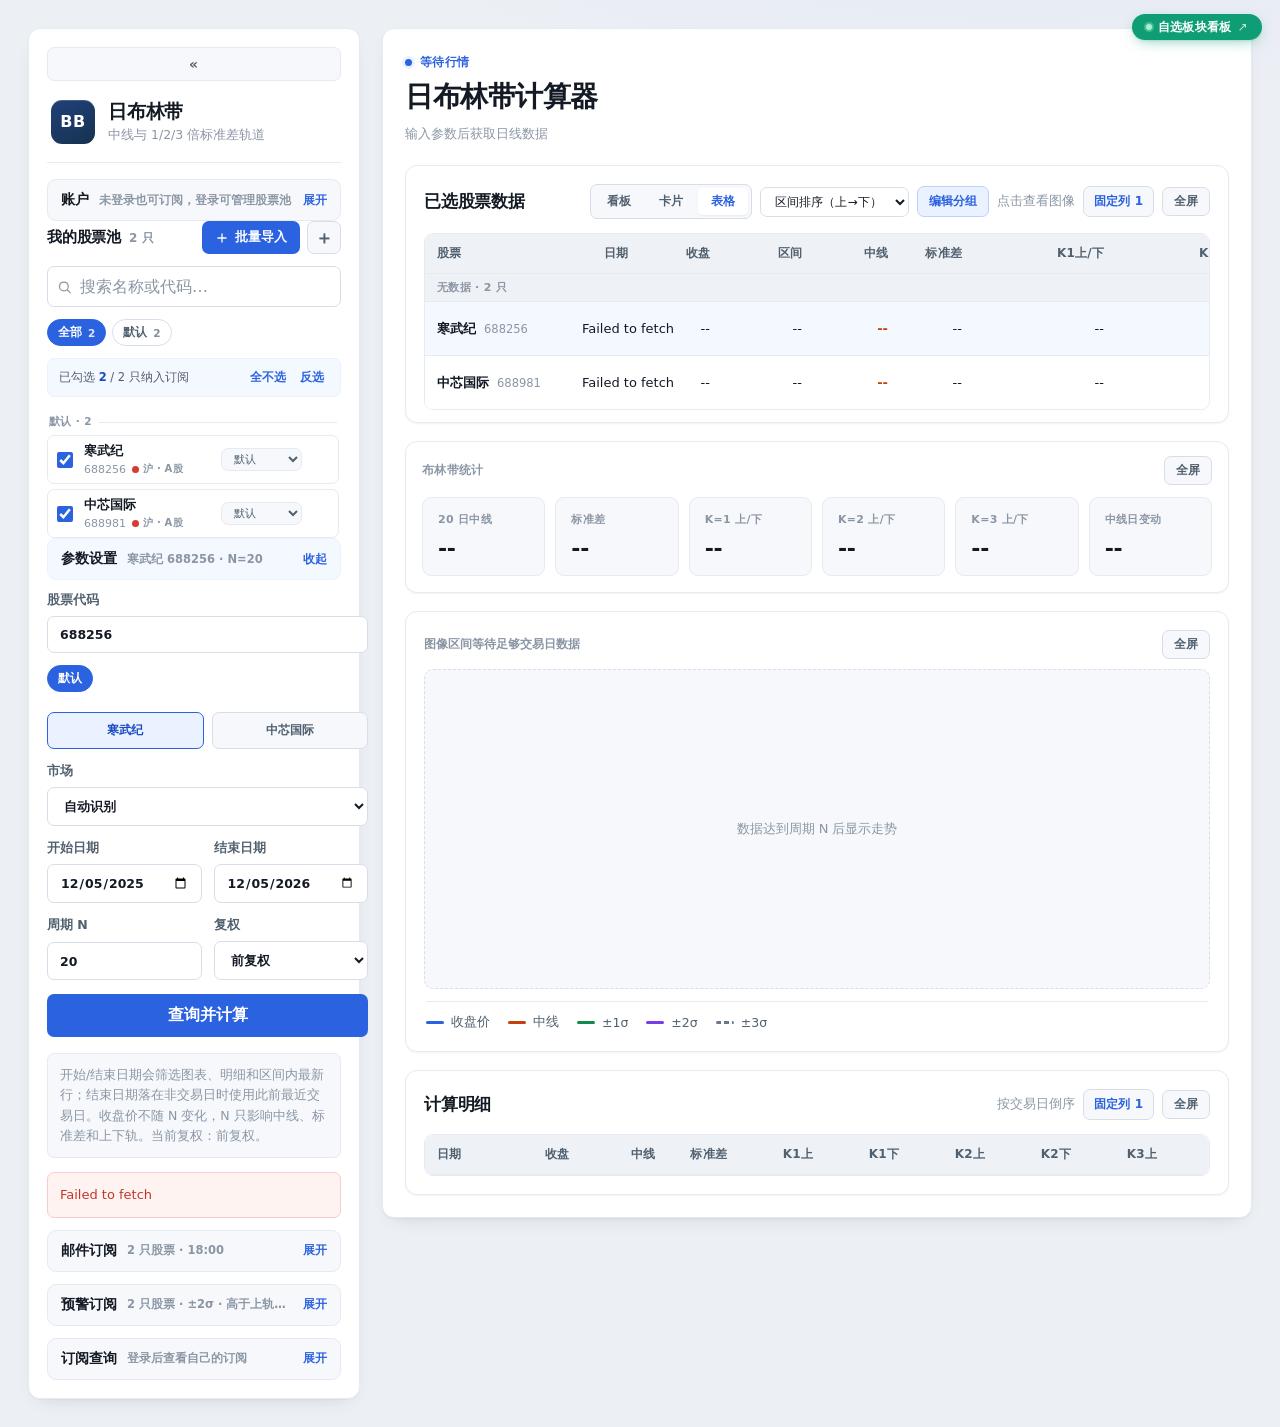
<file: index.html>
<!doctype html>
<html lang="zh-CN">
  <head>
    <meta charset="UTF-8" />
    <meta name="viewport" content="width=device-width, initial-scale=1.0" />
    <title>日布林带中线计算器</title>
    <link rel="icon" href="data:," />
    <link rel="stylesheet" href="./styles.css" />
  </head>
  <body>
    <div id="root"></div>

    <!-- 自选板块看板入口（通用板块布林带，可搜索/自选东财全部热点板块；PCB 为默认自选之一，原 PCB 专版已并入） -->
    <a
      href="./sectors.html"
      id="sectors-entry"
      title="自选板块布林带看板 · 从东财全部热点板块任选（如 PCB / 半导体材料 / CPO / 固态电池）"
      style="
        position: fixed; top: 14px; right: 18px; z-index: 9999;
        display: inline-flex; align-items: center; gap: 6px;
        padding: 7px 14px; border-radius: 999px;
        background: #0f9d76; color: #fff;
        font: 600 12px/1 'PingFang SC','Microsoft YaHei',-apple-system,system-ui,sans-serif;
        text-decoration: none; letter-spacing: .3px;
        box-shadow: 0 4px 14px -4px rgba(15,157,118,.55), 0 1px 2px rgba(20,28,42,.08);
        transition: transform .15s ease, box-shadow .15s ease, background .15s ease;
      "
      onmouseover="this.style.background='#0c7d5e';this.style.transform='translateY(-1px)';this.style.boxShadow='0 6px 18px -4px rgba(15,157,118,.7),0 1px 2px rgba(20,28,42,.1)';"
      onmouseout="this.style.background='#0f9d76';this.style.transform='translateY(0)';this.style.boxShadow='0 4px 14px -4px rgba(15,157,118,.55),0 1px 2px rgba(20,28,42,.08)';"
    >
      <span style="display:inline-block;width:6px;height:6px;border-radius:50%;background:#a7f3d0;box-shadow:0 0 0 2px rgba(167,243,208,.35);"></span>
      自选板块看板
      <span style="opacity:.75;font-weight:400;">↗</span>
    </a>

    <script src="./vendor/react.production.min.js"></script>
    <script src="./vendor/react-dom.production.min.js"></script>
    <script src="./app.js"></script>
  </body>
</html>
</file>
<file: styles.css>
/* ============================================================
   日布林带 · refreshed visual system
   - calmer neutral palette, hairline borders, restrained shadows
   - consistent radius + spacing scale, tabular numerals
   - all original class names preserved
   ============================================================ */

:root {
  color-scheme: light;

  /* type */
  --font: "PingFang SC", "Microsoft YaHei", -apple-system, system-ui, "Segoe UI", Roboto, Helvetica, Arial, sans-serif;

  /* surfaces */
  --bg: #eceff4;
  --surface: #ffffff;
  --surface-2: #f6f8fb;
  --surface-3: #eef2f7;

  /* lines */
  --line: #e6eaf1;
  --line-2: #d7deea;

  /* ink */
  --ink: #141a24;
  --ink-2: #51606f;
  --ink-3: #8b96a5;

  /* brand */
  --brand: #2b62e0;
  --brand-strong: #1c4cc2;
  --brand-tint: #eaf1ff;
  --brand-tint-2: #f4f8ff;

  /* semantics */
  --up: #138a55;
  --down: #d63b34;
  --warn: #9a6a16;
  --warn-bg: #fffaf0;
  --warn-line: #f3e3ba;
  --danger: #c0362c;
  --danger-bg: #fff3f2;
  --danger-line: #f6cdc9;
  --ok: #137a43;
  --ok-bg: #f0fdf4;
  --ok-line: #c2eecf;

  /* band colors (chart legend) */
  --c-price: #2b62e0;
  --c-middle: #c2410c;
  --c-band1: #138a4b;
  --c-band2: #7c3aed;
  --c-band3: #6b7888;

  /* radius */
  --r-pill: 999px;
  --r-sm: 7px;
  --r-md: 9px;
  --r-lg: 12px;

  /* shadow */
  --sh-sm: 0 1px 2px rgba(20, 28, 42, 0.05);
  --sh: 0 1px 2px rgba(20, 28, 42, 0.04), 0 8px 20px -12px rgba(20, 28, 42, 0.18);
  --sh-pop: 0 18px 44px -16px rgba(20, 28, 42, 0.34);

  font-family: var(--font);
  background: var(--bg);
  color: var(--ink);
}

* {
  box-sizing: border-box;
}

body {
  margin: 0;
  min-width: 320px;
  background: var(--bg);
  -webkit-font-smoothing: antialiased;
  text-rendering: optimizeLegibility;
}

button,
input,
select {
  font: inherit;
}

/* numerals everywhere tabular for clean alignment */
.stat strong,
.collapse-toggle strong,
td,
th,
.subscription-meta span {
  font-variant-numeric: tabular-nums;
  font-feature-settings: "tnum" 1;
}

.shell {
  min-height: 100vh;
  padding: 28px;
  background:
    radial-gradient(1200px 420px at 80% -10%, rgba(43, 98, 224, 0.05), transparent 60%),
    var(--bg);
}

.workspace {
  display: grid;
  grid-template-columns: 332px minmax(0, 1fr);
  gap: 22px;
  /* 不设宽度上限，内容区随窗口放大 */
  margin: 0 auto;
  align-items: start;
}

/* shared card surface */
.control-panel,
.content,
.chart-panel,
.table-panel,
.subscription-panel,
.stats-row-wrap {
  background: var(--surface);
  border: 1px solid var(--line);
  box-shadow: var(--sh-sm);
}

/* ── Sidebar ──────────────────────────────────────────────── */

.control-panel {
  border-radius: var(--r-lg);
  padding: 18px;
  align-self: start;
  position: sticky;
  top: 28px;
  box-shadow: var(--sh);
}

.brand {
  display: flex;
  gap: 13px;
  align-items: center;
  padding: 4px 4px 18px;
  margin-bottom: 16px;
  border-bottom: 1px solid var(--line);
}

.brand > span {
  width: 44px;
  height: 44px;
  display: grid;
  place-items: center;
  border-radius: 11px;
  background: linear-gradient(150deg, #21407a, #16324f);
  color: #fff;
  font-weight: 800;
  letter-spacing: 0.5px;
  box-shadow: inset 0 1px 0 rgba(255, 255, 255, 0.18);
}

h1,
h2,
h3,
p {
  margin: 0;
}

h1 {
  font-size: 19px;
  letter-spacing: -0.2px;
}

.brand p,
.summary span,
.hint,
.table-head span {
  color: var(--ink-3);
  font-size: 12.5px;
}

.brand p {
  margin-top: 2px;
}

/* accordion toggle headers */
.collapse-toggle {
  width: 100%;
  display: grid;
  grid-template-columns: auto minmax(0, 1fr) auto;
  align-items: center;
  gap: 10px;
  border: 1px solid var(--line);
  background: var(--surface-2);
  color: var(--ink);
  padding: 11px 13px;
  text-align: left;
  border-radius: var(--r-md);
  font-weight: 700;
  font-size: 13.5px;
  transition: background 0.14s, border-color 0.14s;
}

.collapse-toggle:hover {
  border-color: var(--line-2);
  background: var(--surface-3);
}

.collapse-toggle[aria-expanded="true"] {
  border-color: var(--brand-tint);
  background: var(--brand-tint-2);
}

.collapse-toggle strong {
  overflow: hidden;
  color: var(--ink-3);
  font-size: 11.5px;
  font-weight: 600;
  text-overflow: ellipsis;
  white-space: nowrap;
}

.toggle-state {
  color: var(--brand);
  font-size: 11.5px;
  font-weight: 700;
}

.collapse-toggle + .collapsible-body {
  margin-top: 12px;
}

.collapsible-body + .collapse-toggle {
  margin-top: 12px;
}

.collapsible-body.collapsed {
  display: none;
}

/* ── Forms ────────────────────────────────────────────────── */

form {
  display: grid;
  gap: 14px;
}

label {
  display: grid;
  gap: 7px;
  color: var(--ink-2);
  font-size: 12.5px;
  font-weight: 600;
}

input,
select {
  width: 100%;
  border: 1px solid var(--line-2);
  border-radius: var(--r-sm);
  padding: 10px 12px;
  color: var(--ink);
  background: var(--surface);
  outline: none;
  transition: border-color 0.14s, box-shadow 0.14s;
}

input::placeholder {
  color: var(--ink-3);
}

input:focus,
select:focus {
  border-color: var(--brand);
  box-shadow: 0 0 0 3px rgba(43, 98, 224, 0.13);
}

.date-grid {
  display: grid;
  grid-template-columns: 1fr 1fr;
  gap: 12px;
}

button {
  border: 0;
  border-radius: var(--r-sm);
  background: var(--brand);
  color: #fff;
  padding: 11px 14px;
  font-weight: 700;
  cursor: pointer;
  transition: background 0.14s, box-shadow 0.14s, transform 0.06s;
}

button:hover {
  background: var(--brand-strong);
}

button:active {
  transform: translateY(0.5px);
}

button:disabled {
  cursor: wait;
  background: #9fb6e8;
}

.preset-tabs {
  display: flex;
  flex-wrap: wrap;
  gap: 6px;
  margin-top: -2px;
  margin-bottom: 10px;
}

.preset-tab {
  border: 1px solid var(--line);
  background: transparent;
  color: var(--ink-3);
  padding: 5px 10px;
  font-size: 11.5px;
  font-weight: 600;
  border-radius: 999px;
  transition: background 0.14s, border-color 0.14s, color 0.14s;
}

.preset-tab:hover {
  border-color: #b9c6da;
  color: var(--ink);
}

.preset-tab.active {
  border-color: var(--brand);
  background: var(--brand);
  color: #fff;
}

.preset-row {
  display: grid;
  grid-template-columns: repeat(2, minmax(0, 1fr));
  gap: 8px;
  margin-top: -4px;
}

.preset {
  border: 1px solid var(--line-2);
  background: var(--surface-2);
  color: var(--ink-2);
  padding: 9px 8px;
  font-size: 12px;
  font-weight: 600;
  border-radius: var(--r-sm);
}

.preset:hover {
  border-color: #b9c6da;
  background: var(--surface-3);
  color: var(--ink);
}

.preset.active {
  border-color: var(--brand);
  background: var(--brand-tint);
  color: var(--brand-strong);
}

.hint {
  margin-top: 16px;
  line-height: 1.62;
  padding: 11px 12px;
  border-radius: var(--r-sm);
  background: var(--surface-2);
  border: 1px solid var(--line);
  color: var(--ink-3);
}

/* ── Subscription / auth panels (inside sidebar) ──────────── */

.subscription-panel {
  margin-top: 0;
  border-radius: var(--r-md);
  padding: 15px;
  box-shadow: none;
  background: var(--surface-2);
  border-color: var(--line);
}

.auth-panel {
  display: grid;
  gap: 12px;
}

.auth-user-line {
  display: flex;
  align-items: center;
  justify-content: space-between;
  gap: 10px;
  border: 1px solid var(--line);
  border-radius: var(--r-sm);
  background: var(--surface);
  padding: 10px 12px;
}

.auth-user-line span {
  display: block;
  color: var(--ink-3);
  font-size: 11.5px;
  font-weight: 600;
}

.auth-user-line strong {
  display: block;
  margin-top: 3px;
  color: var(--ink);
  font-size: 13px;
  overflow-wrap: anywhere;
}

.action-grid {
  display: grid;
  grid-template-columns: minmax(0, 1fr) minmax(0, 1fr);
  gap: 8px;
}

.secondary-action {
  border: 1px solid var(--line-2);
  background: var(--surface);
  color: var(--ink-2);
}

.secondary-action:hover {
  border-color: #b9c6da;
  background: var(--surface-3);
}

.secondary-action:disabled {
  border-color: var(--line);
  background: var(--surface-2);
  color: var(--ink-3);
}

.private-stock-list {
  max-height: 230px;
  overflow: auto;
  padding-right: 2px;
}

input[readonly] {
  color: var(--ink-3);
  background: var(--surface-2);
}

.subscription-panel h3 {
  margin-bottom: 2px;
}

.alert-hint {
  margin-top: 0;
}

.subscription-result {
  display: grid;
  gap: 10px;
}

.subscription-card {
  border: 1px solid var(--line);
  border-radius: var(--r-md);
  background: var(--surface);
  padding: 13px;
}

.subscription-card.empty {
  color: var(--ink-3);
  font-size: 13px;
}

.subscription-card h4 {
  margin: 0;
  color: var(--ink);
  font-size: 14.5px;
}

.subscription-card-head {
  display: flex;
  align-items: center;
  justify-content: space-between;
  gap: 10px;
  margin-bottom: 9px;
}

.danger-action {
  border: 1px solid var(--danger-line);
  background: var(--danger-bg);
  color: var(--danger);
  padding: 7px 10px;
  font-size: 12px;
}

.danger-action:hover {
  background: #ffe7e4;
}

.danger-action:disabled {
  background: var(--surface-2);
  color: var(--ink-3);
  cursor: wait;
}

.subscription-meta {
  display: grid;
  gap: 5px;
  margin-bottom: 10px;
}

.subscription-meta span,
.muted {
  color: var(--ink-3);
  font-size: 12px;
  line-height: 1.45;
}

.stock-tags {
  display: flex;
  flex-wrap: wrap;
  gap: 6px;
}

.stock-tags span {
  border: 1px solid var(--line);
  border-radius: var(--r-sm);
  background: var(--surface);
  color: var(--ink-2);
  font-size: 12px;
  font-weight: 600;
  padding: 5px 8px;
}

.stock-checks {
  display: grid;
  gap: 7px;
}

.custom-stock-row {
  display: grid;
  grid-template-columns: minmax(0, 1fr) 72px;
  gap: 8px;
}

.custom-stock-row button {
  padding-left: 10px;
  padding-right: 10px;
}

.check-row {
  display: grid;
  grid-template-columns: 18px minmax(0, 1fr) 28px;
  align-items: center;
  gap: 9px;
  border: 1px solid var(--line);
  border-radius: var(--r-sm);
  padding: 8px 10px;
  background: var(--surface);
}

.check-row input {
  width: 16px;
  height: 16px;
  padding: 0;
  accent-color: var(--brand);
}

.check-row span {
  overflow: hidden;
  text-overflow: ellipsis;
  white-space: nowrap;
  font-size: 12.5px;
}

.remove-stock {
  width: 26px;
  height: 26px;
  padding: 0;
  border-radius: 50%;
  background: var(--surface-3);
  color: var(--ink-3);
  font-size: 17px;
  line-height: 1;
}

.remove-stock:hover {
  background: var(--danger-bg);
  color: var(--danger);
}

/* feedback blocks */
.error {
  margin-top: 14px;
  padding: 12px;
  border: 1px solid var(--danger-line);
  background: var(--danger-bg);
  color: var(--danger);
  border-radius: var(--r-sm);
  font-size: 13px;
  line-height: 1.5;
}

.error.compact,
.success {
  margin-top: 0;
}

.success {
  padding: 12px;
  border: 1px solid var(--ok-line);
  background: var(--ok-bg);
  color: var(--ok);
  border-radius: var(--r-sm);
  font-size: 13px;
  line-height: 1.5;
}

.warning {
  margin-top: 12px;
  padding: 12px;
  border: 1px solid var(--warn-line);
  background: var(--warn-bg);
  color: var(--warn);
  border-radius: var(--r-sm);
  font-size: 13px;
  line-height: 1.5;
}

.warning.compact {
  margin-top: 0;
}

/* ── Main content column ──────────────────────────────────── */

.content {
  border-radius: var(--r-lg);
  padding: 22px;
  display: grid;
  gap: 18px;
  min-width: 0;
  overflow: hidden;
  box-shadow: var(--sh);
}

.summary {
  display: flex;
  align-items: flex-end;
  justify-content: space-between;
  gap: 16px;
  padding-bottom: 4px;
}

.eyebrow {
  display: inline-flex;
  align-items: center;
  gap: 8px;
  color: var(--brand);
  font-size: 11.5px;
  font-weight: 700;
  letter-spacing: 0.3px;
  margin-bottom: 8px;
}

.eyebrow::before {
  content: "";
  width: 7px;
  height: 7px;
  border-radius: 50%;
  background: var(--brand);
  box-shadow: 0 0 0 3px var(--brand-tint);
}

h2 {
  font-size: 28px;
  letter-spacing: -0.5px;
  margin-bottom: 7px;
}

.summary span {
  font-size: 13px;
  color: var(--ink-3);
}

/* loading status / toast */
.loading-status {
  display: grid;
  grid-template-columns: 22px minmax(0, 1fr);
  align-items: center;
  gap: 11px;
  border: 1px solid #c6dbff;
  border-radius: var(--r-md);
  background: #eef4ff;
  color: #1c3f86;
  padding: 12px 14px;
}

.loading-status strong,
.loading-status span {
  display: block;
}

.loading-status strong {
  margin-bottom: 3px;
  font-size: 13.5px;
}

.loading-status span {
  color: #4a6092;
  font-size: 12.5px;
  line-height: 1.45;
}

.loading-spinner {
  width: 18px;
  height: 18px;
  border: 3px solid #cfe0ff;
  border-top-color: var(--brand);
  border-radius: 50%;
  animation: spin 0.8s linear infinite;
}

.loading-toast {
  position: fixed;
  right: 24px;
  bottom: 24px;
  z-index: 30;
  width: min(420px, calc(100vw - 32px));
  box-shadow: var(--sh-pop);
}

@keyframes spin {
  to {
    transform: rotate(360deg);
  }
}

/* legend (now lives under the chart) */
.legend {
  display: flex;
  flex-wrap: wrap;
  gap: 8px 18px;
  font-size: 12.5px;
  color: var(--ink-2);
}

.legend span {
  display: inline-flex;
  align-items: center;
}

.legend span::before {
  content: "";
  display: inline-block;
  width: 18px;
  height: 3px;
  border-radius: 10px;
  margin-right: 7px;
  vertical-align: middle;
}

.legend-price::before { background: var(--c-price); }
.legend-band1::before { background: var(--c-band1); }
.legend-middle::before { background: var(--c-middle); }
.legend-band2::before { background: var(--c-band2); }
.legend-band3::before {
  background: repeating-linear-gradient(90deg, var(--c-band3) 0 5px, transparent 5px 8px);
  height: 3px;
}

/* ── Stats row ────────────────────────────────────────────── */

.stats-row {
  display: grid;
  grid-template-columns: repeat(6, minmax(0, 1fr));
  gap: 10px;
}

.stat {
  border: 1px solid var(--line);
  border-radius: var(--r-md);
  padding: 14px 15px;
  background: var(--surface-2);
}

.stat span {
  display: block;
  color: var(--ink-3);
  font-size: 11px;
  font-weight: 600;
  letter-spacing: 0.3px;
  text-transform: uppercase;
  margin-bottom: 9px;
}

.stat strong {
  font-size: 22px;
  letter-spacing: -0.3px;
  line-height: 1.15;
}

.up { color: var(--up); }
.down { color: var(--down); }

/* ── Chart + table panels ─────────────────────────────────── */

.chart-panel,
.table-panel {
  border-radius: var(--r-lg);
  padding: 18px;
  min-width: 0;
}

.is-loading {
  border-color: #abc7fb;
  box-shadow: 0 0 0 3px rgba(43, 98, 224, 0.1), var(--sh-sm);
}

.portfolio-panel {
  padding-bottom: 12px;
}

.chart {
  display: block;
  width: 100%;
  height: 320px;
}

.chart-caption {
  display: flex;
  align-items: center;
  justify-content: space-between;
  color: var(--ink-3);
  font-size: 12px;
  font-weight: 600;
  margin-bottom: 10px;
}

.chart-legend {
  margin: 12px 2px 2px;
  padding-top: 12px;
  border-top: 1px solid var(--line);
}

.grid-line {
  stroke: var(--line);
  stroke-width: 1.5;
}

.price-line,
.middle-line,
.band-line {
  fill: none;
  stroke-linejoin: round;
  stroke-linecap: round;
}

.price-line {
  stroke: var(--c-price);
  stroke-width: 3.5;
}

.middle-line {
  stroke: var(--c-middle);
  stroke-width: 3.5;
}

.band-1 {
  stroke: var(--c-band1);
  stroke-width: 2.5;
}

.band-2 {
  stroke: var(--c-band2);
  stroke-width: 2.5;
}

.band-3 {
  stroke: var(--c-band3);
  stroke-width: 2.5;
  stroke-dasharray: 7 8;
}

.band-line {
  opacity: 0.78;
}

.empty-chart {
  height: 320px;
  display: grid;
  place-items: center;
  color: var(--ink-3);
  background: var(--surface-2);
  border: 1px dashed var(--line-2);
  border-radius: var(--r-md);
  font-size: 13px;
}

/* table header / meta */
.table-head {
  display: flex;
  justify-content: space-between;
  align-items: center;
  gap: 12px;
  margin-bottom: 14px;
}

.table-meta {
  display: flex;
  flex-wrap: wrap;
  align-items: center;
  justify-content: flex-end;
  gap: 8px;
  min-width: 0;
}

.pin-menu {
  color: var(--ink-2);
  font-size: 12px;
}

.pin-menu summary {
  display: inline-flex;
  align-items: center;
  min-height: 30px;
  border: 1px solid var(--line-2);
  border-radius: var(--r-sm);
  background: var(--surface-2);
  color: var(--brand);
  cursor: pointer;
  font-weight: 700;
  list-style: none;
  padding: 6px 10px;
}

.pin-menu summary::-webkit-details-marker {
  display: none;
}

.pin-menu[open] summary {
  border-color: var(--brand);
  background: var(--brand-tint);
}

.pin-options {
  display: flex;
  flex-wrap: wrap;
  justify-content: flex-end;
  gap: 6px;
  max-width: 680px;
  margin-top: 8px;
}

.pin-option {
  display: inline-flex;
  align-items: center;
  gap: 5px;
  border: 1px solid var(--line-2);
  border-radius: var(--r-sm);
  background: var(--surface);
  color: var(--ink-2);
  cursor: pointer;
  font-size: 12px;
  font-weight: 600;
  line-height: 1;
  padding: 6px 8px;
}

.pin-option input {
  width: 14px;
  height: 14px;
  margin: 0;
  padding: 0;
  accent-color: var(--brand);
}

.pin-option span {
  color: var(--ink-2);
  font-size: 12px;
}

h3 {
  font-size: 17px;
  letter-spacing: -0.2px;
}

.table-wrap {
  overflow: auto;
  max-height: 440px;
  background: var(--surface);
  border: 1px solid var(--line);
  border-radius: var(--r-md);
  overscroll-behavior-x: contain;
}

table {
  width: 100%;
  min-width: 1080px;
  border-collapse: collapse;
  font-size: 13px;
  background: var(--surface);
}

.portfolio-table {
  min-width: 1180px;
}

.pin-table {
  table-layout: fixed;
}

th,
td {
  padding: 11px 12px;
  border-bottom: 1px solid var(--line);
  text-align: right;
  white-space: nowrap;
}

th:first-child,
td:first-child {
  text-align: left;
}

tbody tr:last-child td {
  border-bottom: 0;
}

th {
  position: sticky;
  top: 0;
  background: var(--surface-3);
  color: var(--ink-2);
  font-weight: 700;
  font-size: 12px;
  letter-spacing: 0.2px;
  z-index: 4;
}

tbody tr {
  transition: background 0.1s;
}

tbody tr:hover td {
  background: var(--surface-2);
}

.active-row td {
  background: var(--brand-tint-2);
}

.pinned-cell {
  position: sticky;
  background: var(--surface);
  z-index: 2;
}

td.pinned-cell {
  z-index: 3;
}

th.pinned-cell {
  background: var(--surface-3);
  z-index: 6;
}

.active-row .pinned-cell {
  background: var(--brand-tint-2);
}

tbody tr:hover .pinned-cell {
  background: var(--surface-2);
}

.pinned-edge {
  box-shadow: 10px 0 14px -13px rgba(15, 23, 42, 0.5);
}

/* stock name cell */
.stock-cell {
  display: flex;
  align-items: baseline;
  gap: 8px;
  min-width: 0;
}

.stock-cell .stock-name {
  font-weight: 600;
  color: var(--ink);
  overflow: hidden;
  text-overflow: ellipsis;
}

.stock-cell .stock-code {
  font-size: 11.5px;
  color: var(--ink-3);
  font-variant-numeric: tabular-nums;
}

.table-action {
  padding: 6px 12px;
  border-radius: var(--r-sm);
  font-size: 12px;
  background: var(--surface);
  border: 1px solid var(--line-2);
  color: var(--brand);
  font-weight: 600;
}

.table-action:hover {
  border-color: var(--brand);
  background: var(--brand-tint);
}

.table-action:disabled {
  background: var(--surface-2);
  color: var(--ink-3);
  border-color: var(--line);
  cursor: not-allowed;
}

.middle-cell {
  color: var(--c-middle);
  font-weight: 700;
}

.upper-cell {
  color: var(--c-band1);
  font-weight: 700;
}

.lower-cell {
  color: #6d28d9;
  font-weight: 700;
}

/* zone chips */
.zone-chip {
  display: inline-block;
  padding: 3px 8px;
  border-radius: var(--r-pill);
  font-size: 11px;
  font-weight: 700;
  white-space: nowrap;
}

.zone-group-cell {
  font-size: 11px;
  font-weight: 800;
  letter-spacing: 0.3px;
  text-align: left !important;
  padding: 6px 12px !important;
  border-top: 1px solid var(--line) !important;
}

.zone-extreme-up { background: #fde7e7; color: #9f1b1b; }
.zone-high-up    { background: #ffeede; color: #9a3412; }
.zone-mid-up     { background: #fdf6dc; color: #7c5310; }
.zone-low-up     { background: #ddf6e6; color: #166534; }
.zone-low-dn     { background: #dfeafe; color: #1e40af; }
.zone-mid-dn     { background: #ece8fe; color: #5b21b6; }
.zone-high-dn    { background: #def0fd; color: #0369a1; }
.zone-extreme-dn { background: #d3f5e3; color: #065f46; }
.zone-none       { background: var(--surface-3); color: var(--ink-3); }

.sort-select {
  width: auto;
  padding: 6px 10px;
  font-size: 12px;
  border-radius: var(--r-sm);
  cursor: pointer;
}

/* ── Responsive ───────────────────────────────────────────── */

@media (max-width: 980px) {
  .shell {
    padding: 14px;
  }

  .workspace {
    grid-template-columns: 1fr;
    gap: 14px;
  }

  .control-panel {
    position: static;
    padding: 16px;
  }

  .brand {
    margin-bottom: 14px;
  }

  .brand > span {
    width: 42px;
    height: 42px;
  }

  .content {
    gap: 14px;
    padding: 16px;
  }

  .summary {
    gap: 12px;
  }

  .stats-row {
    grid-template-columns: repeat(3, minmax(0, 1fr));
    gap: 9px;
  }

  .stat {
    padding: 12px;
  }

  .stat strong {
    font-size: 19px;
    line-height: 1.25;
    overflow-wrap: anywhere;
  }

  .chart-panel,
  .table-panel {
    padding: 14px;
  }

  .chart,
  .empty-chart {
    height: 260px;
  }

  .table-wrap {
    max-height: 360px;
  }

  table {
    min-width: 940px;
    font-size: 12px;
  }

  .portfolio-table {
    min-width: 1130px;
  }

  th,
  td {
    padding: 9px 10px;
  }
}

@media (max-width: 560px) {
  .stats-row {
    grid-template-columns: repeat(2, minmax(0, 1fr));
  }

  .shell {
    padding: 10px;
  }

  .workspace {
    gap: 12px;
  }

  .brand {
    gap: 10px;
    margin-bottom: 12px;
  }

  .brand p {
    font-size: 12px;
  }

  h1 {
    font-size: 18px;
  }

  .collapse-toggle {
    grid-template-columns: minmax(0, 1fr) auto;
    gap: 6px 8px;
    padding: 10px 11px;
  }

  .collapse-toggle strong {
    grid-column: 1 / -1;
    grid-row: 2;
  }

  .toggle-state {
    justify-self: end;
  }

  form {
    gap: 12px;
  }

  label {
    gap: 6px;
    font-size: 12px;
  }

  input,
  select {
    padding: 10px;
  }

  .date-grid {
    gap: 8px;
  }

  .preset-row {
    gap: 7px;
  }

  .custom-stock-row {
    grid-template-columns: minmax(0, 1fr) 64px;
  }

  .action-grid {
    grid-template-columns: 1fr;
  }

  .subscription-panel {
    padding: 12px;
  }

  .summary {
    display: grid;
    align-items: start;
  }

  h2 {
    font-size: 22px;
  }

  .chart,
  .empty-chart {
    height: 230px;
  }

  .loading-toast {
    right: 8px;
    bottom: 8px;
    width: calc(100vw - 16px);
    padding: 10px 12px;
  }

  .table-head {
    align-items: flex-start;
    display: grid;
    gap: 8px;
  }

  .table-meta {
    justify-content: flex-start;
    justify-self: stretch;
  }

  .pin-options {
    justify-content: flex-start;
    max-width: 100%;
  }

  h3 {
    font-size: 16px;
  }

  .table-wrap {
    max-height: 320px;
  }

  .table-action {
    padding: 7px 10px;
  }
}

/* ── Sidebar collapse ─────────────────────────────────────── */

.sidebar-toggle-btn {
  display: flex;
  align-items: center;
  justify-content: center;
  width: 100%;
  padding: 8px 6px;
  margin-bottom: 14px;
  background: var(--surface-2);
  border: 1px solid var(--line);
  border-radius: var(--r-sm);
  color: var(--ink-2);
  font-size: 14px;
  font-weight: 700;
  cursor: pointer;
  letter-spacing: 1px;
}

.sidebar-toggle-btn:hover {
  background: var(--surface-3);
  color: var(--ink);
}

.workspace--sidebar-collapsed {
  grid-template-columns: 52px minmax(0, 1fr);
}

.control-panel--collapsed {
  padding: 14px 6px;
}

.control-panel--collapsed .sidebar-toggle-btn {
  margin-bottom: 0;
  padding: 14px 6px;
  font-size: 18px;
}

.control-panel--collapsed .sidebar-body {
  display: none;
}

/* ── Fullscreen panels ────────────────────────────────────── */

.panel-fullscreen {
  position: fixed !important;
  inset: 0 !important;
  z-index: 999 !important;
  border-radius: 0 !important;
  overflow: auto !important;
  padding: 22px 26px !important;
  margin: 0 !important;
  max-height: 100vh !important;
  background: var(--surface);
  box-shadow: none !important;
}

.panel-fullscreen .table-wrap {
  max-height: calc(100vh - 110px);
}

.panel-fullscreen .chart,
.panel-fullscreen .empty-chart {
  height: calc(100vh - 100px);
}

.fullscreen-btn {
  padding: 5px 11px;
  background: var(--surface-2);
  border: 1px solid var(--line-2);
  border-radius: var(--r-sm);
  color: var(--ink-2);
  font-size: 12px;
  font-weight: 600;
  cursor: pointer;
  white-space: nowrap;
  flex-shrink: 0;
}

.fullscreen-btn:hover {
  background: var(--surface-3);
  color: var(--ink);
}

.chart-fullscreen-btn {
  margin-left: 10px;
}

/* ── Stats row wrap ───────────────────────────────────────── */

.stats-row-wrap {
  border-radius: var(--r-lg);
  padding: 14px 16px 16px;
}

.stats-row-head {
  display: flex;
  align-items: center;
  justify-content: space-between;
  margin-bottom: 12px;
}

.stats-row-title {
  font-size: 11.5px;
  font-weight: 700;
  letter-spacing: 0.3px;
  text-transform: uppercase;
  color: var(--ink-3);
}

.stats-row-wrap .stats-row {
  border: none !important;
  box-shadow: none !important;
  background: transparent !important;
  padding: 0 !important;
}

.panel-fullscreen.stats-row-wrap {
  display: flex;
  flex-direction: column;
  justify-content: center;
}

.panel-fullscreen .stats-row {
  grid-template-columns: repeat(3, minmax(0, 1fr));
}

.panel-fullscreen .stat {
  padding: 28px;
}

.panel-fullscreen .stat strong {
  font-size: 34px;
}

/* ── Custom group: edit button + group header ─────────────── */

.group-edit-btn {
  padding: 6px 11px;
  background: var(--brand-tint);
  border: 1px solid #bcd2fb;
  border-radius: var(--r-sm);
  color: var(--brand);
  font-size: 12px;
  font-weight: 600;
  cursor: pointer;
  white-space: nowrap;
  flex-shrink: 0;
}

.group-edit-btn:hover {
  background: #dbe8ff;
}

.zone-group-cell.custom-group-head {
  background: #eef1ff;
  color: #3730a3;
}

.zone-group-cell.price-band-head {
  background: #ecfdff;
  color: #155e75;
}

.group-filter-bar {
  display: flex;
  flex-wrap: wrap;
  gap: 8px;
  margin-bottom: 12px;
  padding: 10px 12px;
  background: var(--surface-2);
  border: 1px solid var(--line);
  border-radius: var(--r-md);
}

.group-filter-chip {
  padding: 6px 12px;
  background: var(--surface);
  border: 1px solid var(--line-2);
  border-radius: var(--r-pill);
  color: var(--ink-2);
  font-size: 12px;
  font-weight: 600;
  cursor: pointer;
  white-space: nowrap;
}

.group-filter-chip:hover {
  border-color: #b9c6da;
  background: var(--surface-3);
}

.group-filter-chip.active {
  border-color: var(--brand);
  background: var(--brand);
  color: #fff;
}

/* ── Custom group editor modal ────────────────────────────── */

.group-editor-overlay {
  position: fixed;
  inset: 0;
  z-index: 1000;
  display: flex;
  align-items: center;
  justify-content: center;
  padding: 20px;
  background: rgba(15, 23, 42, 0.42);
  backdrop-filter: blur(2px);
}

.group-editor {
  display: flex;
  flex-direction: column;
  width: min(560px, 100%);
  max-height: min(82vh, 760px);
  background: var(--surface);
  border-radius: var(--r-lg);
  box-shadow: var(--sh-pop);
  overflow: hidden;
}

.group-editor-head {
  display: flex;
  align-items: flex-start;
  justify-content: space-between;
  gap: 12px;
  padding: 18px 20px;
  border-bottom: 1px solid var(--line);
}

.group-editor-head h3 {
  font-size: 17px;
}

.group-editor-sub {
  margin-top: 5px;
  color: var(--ink-3);
  font-size: 12px;
  line-height: 1.5;
}

.group-editor-close {
  flex-shrink: 0;
  width: 30px;
  height: 30px;
  padding: 0;
  display: grid;
  place-items: center;
  background: var(--surface-2);
  border: 1px solid var(--line-2);
  border-radius: var(--r-sm);
  color: var(--ink-2);
  font-size: 20px;
  line-height: 1;
  cursor: pointer;
}

.group-editor-close:hover {
  background: var(--surface-3);
  color: var(--ink);
}

.group-editor-body {
  flex: 1;
  overflow: auto;
  padding: 16px 20px;
  display: grid;
  gap: 14px;
}

.group-empty {
  color: var(--ink-3);
  font-size: 13px;
  text-align: center;
  padding: 24px 0;
}

.group-card {
  border: 1px solid var(--line);
  border-radius: var(--r-md);
  background: var(--surface-2);
  padding: 14px;
  display: grid;
  gap: 12px;
}

.group-card-head {
  display: flex;
  align-items: center;
  gap: 10px;
}

.group-name-input {
  flex: 1;
  font-weight: 700;
  padding: 8px 10px;
}

.group-card-actions {
  display: flex;
  gap: 6px;
  flex-shrink: 0;
}

.group-move {
  width: 32px;
  padding: 7px 0;
  background: var(--surface);
  border: 1px solid var(--line-2);
  border-radius: var(--r-sm);
  color: var(--ink-2);
  font-weight: 700;
  cursor: pointer;
}

.group-move:hover:not(:disabled) {
  background: var(--surface-3);
  color: var(--ink);
}

.group-move:disabled {
  opacity: 0.4;
  cursor: not-allowed;
}

.group-delete {
  padding: 7px 12px;
  background: var(--danger-bg);
  border: 1px solid var(--danger-line);
  border-radius: var(--r-sm);
  color: var(--danger);
  font-size: 12px;
  font-weight: 600;
  cursor: pointer;
}

.group-delete:hover {
  background: #ffe7e4;
}

.group-stock-chips {
  display: flex;
  flex-wrap: wrap;
  gap: 7px;
}

.group-stock-empty {
  color: var(--ink-3);
  font-size: 12px;
}

.group-stock-chip {
  display: inline-flex;
  align-items: center;
  gap: 6px;
  padding: 5px 6px 5px 10px;
  background: #eef1ff;
  border: 1px solid #c7d2fe;
  border-radius: var(--r-pill);
  color: #3730a3;
  font-size: 12px;
  font-weight: 600;
}

.group-chip-remove {
  width: 18px;
  height: 18px;
  padding: 0;
  display: grid;
  place-items: center;
  background: #c7d2fe;
  border: none;
  border-radius: 50%;
  color: #3730a3;
  font-size: 13px;
  line-height: 1;
  cursor: pointer;
}

.group-chip-remove:hover {
  background: #a5b4fc;
}

.group-add-select {
  width: 100%;
  padding: 8px 10px;
  font-size: 12px;
  cursor: pointer;
}

.group-editor-foot {
  display: flex;
  align-items: center;
  justify-content: space-between;
  gap: 10px;
  padding: 14px 20px;
  border-top: 1px solid var(--line);
  background: var(--surface-2);
}

.group-editor-foot button {
  padding: 9px 18px;
}

.group-editor-foot .secondary-action {
  background: var(--surface);
}

@media (max-width: 560px) {
  .group-editor {
    max-height: 90vh;
  }

  .group-card-head {
    flex-wrap: wrap;
  }
}

/* ============================================================
   Portfolio views: 看板 / 卡片 (board / cards) + band gauge
   ============================================================ */

.view-switch {
  display: inline-flex;
  padding: 3px;
  background: var(--surface-2);
  border: 1px solid var(--line-2);
  border-radius: var(--r-sm);
  gap: 2px;
}

.vs-btn {
  background: transparent;
  color: var(--ink-2);
  padding: 5px 13px;
  font-size: 12px;
  font-weight: 600;
  border-radius: 5px;
}

.vs-btn:hover {
  background: var(--surface);
  color: var(--ink);
}

.vs-btn.active {
  background: var(--surface);
  color: var(--brand);
  box-shadow: var(--sh-sm);
}

.pf-scroll {
  max-height: 560px;
  overflow: auto;
  padding: 2px;
  overscroll-behavior: contain;
}

.pf-empty {
  padding: 40px 0;
  text-align: center;
  color: var(--ink-3);
  font-size: 13px;
}

/* band position gauge */
.gauge {
  width: 100%;
}

.gauge--empty {
  height: 31px;
}

.gauge-track {
  position: relative;
  height: 10px;
  border-radius: var(--r-pill);
  background: linear-gradient(90deg, #d3f5e3 0%, #eef2f7 46% 54%, #fde7e7 100%);
  border: 1px solid var(--line);
}

.gauge-tick {
  position: absolute;
  top: 1px;
  bottom: 1px;
  width: 1px;
  background: rgba(20, 28, 42, 0.13);
  transform: translateX(-50%);
}

.gauge-mid {
  position: absolute;
  top: -2px;
  bottom: -2px;
  width: 2px;
  border-radius: 2px;
  background: var(--ink-3);
  transform: translateX(-50%);
}

.gauge-marker {
  position: absolute;
  top: 50%;
  width: 13px;
  height: 13px;
  border-radius: 50%;
  background: var(--ink);
  border: 2px solid #fff;
  box-shadow: 0 1px 4px rgba(20, 28, 42, 0.35);
  transform: translate(-50%, -50%);
}

.gauge-scale {
  display: flex;
  justify-content: space-between;
  margin-top: 5px;
  font-size: 10px;
  color: var(--ink-3);
  font-variant-numeric: tabular-nums;
}

/* card grid */
.pf-cards {
  display: grid;
  grid-template-columns: repeat(auto-fill, minmax(232px, 1fr));
  gap: 12px;
}

.pf-card {
  display: block;
  width: 100%;
  text-align: left;
  background: var(--surface);
  border: 1px solid var(--line);
  border-radius: var(--r-md);
  padding: 13px 14px;
  cursor: pointer;
  color: inherit;
  font: inherit;
  transition: border-color 0.14s, box-shadow 0.14s, transform 0.06s;
}

.pf-card:hover:not(:disabled) {
  border-color: var(--line-2);
  box-shadow: var(--sh);
}

.pf-card:active:not(:disabled) {
  transform: translateY(0.5px);
}

.pf-card.active {
  border-color: var(--brand);
  box-shadow: 0 0 0 3px var(--brand-tint);
}

.pf-card:disabled {
  cursor: not-allowed;
  opacity: 0.72;
}

.pf-card-top {
  display: flex;
  align-items: flex-start;
  justify-content: space-between;
  gap: 8px;
}

.pf-card-id {
  display: flex;
  flex-direction: column;
  gap: 1px;
  min-width: 0;
}

.pf-name {
  font-weight: 700;
  font-size: 14px;
  color: var(--ink);
  white-space: nowrap;
  overflow: hidden;
  text-overflow: ellipsis;
}

.pf-code {
  font-size: 11px;
  color: var(--ink-3);
  font-variant-numeric: tabular-nums;
}

.pf-card-price {
  display: flex;
  align-items: baseline;
  gap: 8px;
  margin: 11px 0 9px;
}

.pf-card-price strong {
  font-size: 22px;
  letter-spacing: -0.3px;
  font-variant-numeric: tabular-nums;
}

.pf-sigma {
  font-size: 12px;
  font-weight: 700;
  color: var(--ink-2);
  font-variant-numeric: tabular-nums;
}

.pf-card-bands {
  display: grid;
  grid-template-columns: repeat(3, 1fr);
  gap: 6px;
  margin-top: 12px;
  padding-top: 10px;
  border-top: 1px solid var(--line);
}

.pf-card-bands div {
  display: flex;
  flex-direction: column;
  gap: 2px;
}

.pf-card-bands span {
  font-size: 10px;
  color: var(--ink-3);
}

.pf-card-bands b {
  font-size: 11px;
  font-weight: 600;
  color: var(--ink-2);
  font-variant-numeric: tabular-nums;
}

.pf-err {
  margin-top: 11px;
  font-size: 12px;
  color: var(--danger);
}

/* board grouped by band zone */
.pf-board {
  display: grid;
  gap: 16px;
}

.board-col-head {
  display: inline-flex;
  align-items: center;
  gap: 8px;
  font-size: 11.5px;
  font-weight: 800;
  letter-spacing: 0.2px;
  padding: 5px 12px;
  border-radius: var(--r-pill);
  margin-bottom: 10px;
}

.board-tiles {
  display: grid;
  grid-template-columns: repeat(auto-fill, minmax(166px, 1fr));
  gap: 10px;
}

.board-tile {
  text-align: left;
  background: var(--surface);
  border: 1px solid var(--line);
  border-radius: var(--r-sm);
  padding: 10px 11px;
  cursor: pointer;
  color: inherit;
  font: inherit;
  transition: border-color 0.14s, box-shadow 0.14s;
}

.board-tile:hover:not(:disabled) {
  border-color: var(--line-2);
  box-shadow: var(--sh-sm);
}

.board-tile.active {
  border-color: var(--brand);
  box-shadow: 0 0 0 2px var(--brand-tint);
}

.board-tile:disabled {
  opacity: 0.6;
  cursor: not-allowed;
}

.bt-top {
  display: flex;
  align-items: baseline;
  justify-content: space-between;
  gap: 6px;
}

.bt-mid {
  display: flex;
  align-items: baseline;
  gap: 6px;
  margin: 7px 0 8px;
}

.bt-mid strong {
  font-size: 16px;
  font-variant-numeric: tabular-nums;
}

@media (max-width: 560px) {
  .pf-cards {
    grid-template-columns: 1fr;
  }

  .board-tiles {
    grid-template-columns: repeat(auto-fill, minmax(140px, 1fr));
  }

  .pf-scroll {
    max-height: 460px;
  }

  .view-switch .vs-btn {
    padding: 5px 10px;
  }
}


/* ============================================================
   统一股票池 + 批量导入（整合进 app.js）
   端口自 pool/pool-import.css；复用既有设计令牌
   ============================================================ */
/* ============================================================
   股票池 & 批量导入 · 新增样式
   复用 styles.css 的设计令牌（--brand / --ink / --line / zone-* …）
   ============================================================ */

/* ── 统一股票池面板 ───────────────────────────────────────── */
.pool-panel {
  display: grid;
  gap: 12px;
}

.pool-head {
  display: flex;
  align-items: center;
  justify-content: space-between;
  gap: 10px;
}

.pool-title {
  display: flex;
  align-items: baseline;
  gap: 8px;
  min-width: 0;
}

.pool-title h3 {
  font-size: 15px;
  letter-spacing: -0.2px;
}

.pool-count {
  color: var(--ink-3);
  font-size: 12px;
  font-weight: 600;
  font-variant-numeric: tabular-nums;
}

.pool-actions {
  display: flex;
  gap: 7px;
  flex-shrink: 0;
}

.btn-import {
  display: inline-flex;
  align-items: center;
  gap: 6px;
  padding: 8px 13px;
  font-size: 12.5px;
  font-weight: 700;
  border-radius: var(--r-sm);
}

.btn-import svg { width: 14px; height: 14px; }

.btn-ghost {
  display: inline-flex;
  align-items: center;
  justify-content: center;
  width: 34px;
  padding: 0;
  background: var(--surface-2);
  border: 1px solid var(--line-2);
  color: var(--ink-2);
  font-size: 18px;
  line-height: 1;
  border-radius: var(--r-sm);
}

.btn-ghost:hover { background: var(--surface-3); color: var(--ink); }

/* search */
.pool-search {
  position: relative;
}

.pool-search input {
  padding-left: 32px;
}

.pool-search svg {
  position: absolute;
  left: 10px;
  top: 50%;
  transform: translateY(-50%);
  width: 15px;
  height: 15px;
  color: var(--ink-3);
  pointer-events: none;
}

/* group filter chips */
.pool-groups {
  display: flex;
  flex-wrap: wrap;
  gap: 6px;
}

.pool-chip {
  display: inline-flex;
  align-items: center;
  gap: 6px;
  padding: 5px 10px;
  background: var(--surface);
  border: 1px solid var(--line-2);
  border-radius: var(--r-pill);
  color: var(--ink-2);
  font-size: 11.5px;
  font-weight: 600;
  cursor: pointer;
  transition: background 0.12s, border-color 0.12s, color 0.12s;
}

.pool-chip:hover { border-color: #b9c6da; background: var(--surface-3); }

.pool-chip.active {
  border-color: var(--brand);
  background: var(--brand);
  color: #fff;
}

.pool-chip .ct {
  font-size: 10.5px;
  font-weight: 700;
  opacity: 0.7;
  font-variant-numeric: tabular-nums;
}

.pool-chip.active .ct { opacity: 0.85; }

/* selection summary bar */
.pool-selbar {
  display: flex;
  align-items: center;
  justify-content: space-between;
  gap: 8px;
  padding: 8px 11px;
  background: var(--brand-tint-2);
  border: 1px solid var(--brand-tint);
  border-radius: var(--r-sm);
  font-size: 11.5px;
  color: var(--ink-2);
}

.pool-selbar strong { color: var(--brand-strong); font-variant-numeric: tabular-nums; }

.pool-selbar-actions {
  display: flex;
  gap: 4px;
}

.linkbtn {
  background: transparent;
  border: 0;
  color: var(--brand);
  font-size: 11.5px;
  font-weight: 700;
  padding: 3px 5px;
  cursor: pointer;
  border-radius: 5px;
}

.linkbtn:hover { background: var(--brand-tint); }

/* the stock list */
.pool-list {
  display: grid;
  gap: 5px;
  max-height: 340px;
  overflow: auto;
  padding-right: 2px;
  overscroll-behavior: contain;
}

.pool-group-label {
  display: flex;
  align-items: center;
  gap: 7px;
  margin: 6px 2px 1px;
  color: var(--ink-3);
  font-size: 10.5px;
  font-weight: 800;
  letter-spacing: 0.4px;
  text-transform: uppercase;
}

.pool-group-label::after {
  content: "";
  flex: 1;
  height: 1px;
  background: var(--line);
}

.pool-row {
  display: grid;
  grid-template-columns: 18px minmax(0, 1fr) auto;
  align-items: center;
  gap: 9px;
  padding: 7px 9px;
  background: var(--surface);
  border: 1px solid var(--line);
  border-radius: var(--r-sm);
  transition: border-color 0.12s, background 0.12s;
}

.pool-row:hover { border-color: var(--line-2); }

.pool-row.excluded { background: var(--surface-2); }

.pool-row.excluded .pr-name { color: var(--ink-3); }

.pool-row input[type="checkbox"] {
  width: 16px;
  height: 16px;
  margin: 0;
  padding: 0;
  accent-color: var(--brand);
  cursor: pointer;
}

.pr-id { min-width: 0; }

.pr-name {
  display: block;
  font-size: 12.5px;
  font-weight: 600;
  color: var(--ink);
  white-space: nowrap;
  overflow: hidden;
  text-overflow: ellipsis;
}

.pr-name .pending { color: var(--ink-3); font-weight: 500; font-style: italic; }

.pr-sub {
  display: flex;
  align-items: center;
  gap: 6px;
  margin-top: 2px;
}

.pr-code {
  font-size: 11px;
  color: var(--ink-3);
  font-variant-numeric: tabular-nums;
}

.pr-tools {
  display: flex;
  align-items: center;
  gap: 5px;
  flex-shrink: 0;
}

.pr-group-select {
  width: auto;
  padding: 3px 18px 3px 8px;
  font-size: 11px;
  border-radius: var(--r-sm);
  color: var(--ink-2);
  background-color: var(--surface-2);
  cursor: pointer;
  border-color: var(--line);
}

.pr-remove {
  width: 22px;
  height: 22px;
  padding: 0;
  border-radius: 50%;
  background: transparent;
  color: var(--ink-3);
  font-size: 15px;
  line-height: 1;
  opacity: 0;
  transition: opacity 0.12s, background 0.12s, color 0.12s;
}

.pool-row:hover .pr-remove { opacity: 1; }
.pr-remove:hover { background: var(--danger-bg); color: var(--danger); }

/* market dot badge */
.mk-badge {
  display: inline-flex;
  align-items: center;
  gap: 4px;
  font-size: 10px;
  font-weight: 700;
  color: var(--ink-3);
  letter-spacing: 0.2px;
}

.mk-dot {
  width: 7px;
  height: 7px;
  border-radius: 50%;
  flex-shrink: 0;
}

.mk-a  { background: #d63b34; }
.mk-hk { background: #2b62e0; }
.mk-us { background: #138a55; }
.mk-none { background: var(--ink-3); }

.pool-empty {
  padding: 26px 12px;
  text-align: center;
  color: var(--ink-3);
  font-size: 12.5px;
  border: 1px dashed var(--line-2);
  border-radius: var(--r-md);
  background: var(--surface-2);
}

/* ── 批量导入弹窗 ─────────────────────────────────────────── */
.import-overlay {
  position: fixed;
  inset: 0;
  z-index: 1000;
  display: flex;
  align-items: center;
  justify-content: center;
  padding: 22px;
  background: rgba(15, 23, 42, 0.46);
  backdrop-filter: blur(2px);
  animation: fade-in 0.16s ease;
}

@keyframes fade-in { from { opacity: 0; } to { opacity: 1; } }

.import-modal {
  display: flex;
  flex-direction: column;
  width: min(720px, 100%);
  max-height: min(88vh, 820px);
  background: var(--surface);
  border-radius: var(--r-lg);
  box-shadow: var(--sh-pop);
  overflow: hidden;
  animation: pop-in 0.18s cubic-bezier(0.16, 1, 0.3, 1);
}

@keyframes pop-in { from { opacity: 0; transform: translateY(8px) scale(0.99); } to { opacity: 1; transform: none; } }

.import-head {
  display: flex;
  align-items: flex-start;
  justify-content: space-between;
  gap: 12px;
  padding: 18px 22px 14px;
  border-bottom: 1px solid var(--line);
}

.import-head h3 { font-size: 18px; letter-spacing: -0.3px; }
.import-head p { margin-top: 4px; color: var(--ink-3); font-size: 12.5px; line-height: 1.5; }

.import-close {
  flex-shrink: 0;
  width: 30px;
  height: 30px;
  padding: 0;
  display: grid;
  place-items: center;
  background: var(--surface-2);
  border: 1px solid var(--line-2);
  border-radius: var(--r-sm);
  color: var(--ink-2);
  font-size: 20px;
  line-height: 1;
}

.import-close:hover { background: var(--surface-3); color: var(--ink); }

.import-body {
  flex: 1;
  overflow: auto;
  padding: 16px 22px;
  display: grid;
  gap: 14px;
}

/* segmented tabs */
.seg {
  display: inline-flex;
  padding: 3px;
  background: var(--surface-2);
  border: 1px solid var(--line-2);
  border-radius: var(--r-sm);
  gap: 2px;
  align-self: start;
}

.seg-btn {
  background: transparent;
  color: var(--ink-2);
  padding: 6px 15px;
  font-size: 12.5px;
  font-weight: 600;
  border-radius: 5px;
}

.seg-btn:hover { background: var(--surface); color: var(--ink); }

.seg-btn.active { background: var(--surface); color: var(--brand); box-shadow: var(--sh-sm); }

/* tag field */
.tag-field {
  min-height: 116px;
  border: 1px solid var(--line-2);
  border-radius: var(--r-md);
  background: var(--surface);
  padding: 9px 10px;
  display: flex;
  flex-wrap: wrap;
  align-content: flex-start;
  gap: 6px;
  cursor: text;
  transition: border-color 0.14s, box-shadow 0.14s;
}

.tag-field.focused {
  border-color: var(--brand);
  box-shadow: 0 0 0 3px rgba(43, 98, 224, 0.13);
}

.tag-field .ghost {
  color: var(--ink-3);
  font-size: 13px;
  align-self: center;
  padding: 4px 2px;
  pointer-events: none;
}

.tag-field .tag-input {
  flex: 1;
  min-width: 110px;
  border: 0;
  outline: none;
  padding: 5px 2px;
  font-size: 13px;
  background: transparent;
  color: var(--ink);
  box-shadow: none;
}

.tag-field .tag-input:focus { box-shadow: none; }

/* a parsed code chip */
.code-chip {
  display: inline-flex;
  align-items: center;
  gap: 6px;
  height: 28px;
  padding: 0 6px 0 9px;
  border-radius: var(--r-sm);
  font-size: 12px;
  font-weight: 600;
  border: 1px solid;
  font-variant-numeric: tabular-nums;
  max-width: 100%;
}

.code-chip .cc-name {
  color: inherit;
  opacity: 0.72;
  font-weight: 600;
  overflow: hidden;
  text-overflow: ellipsis;
  white-space: nowrap;
  max-width: 96px;
}

.code-chip .cc-x {
  width: 18px;
  height: 18px;
  padding: 0;
  display: grid;
  place-items: center;
  border: 0;
  border-radius: 4px;
  background: transparent;
  color: inherit;
  opacity: 0.55;
  font-size: 14px;
  line-height: 1;
  cursor: pointer;
}

.code-chip .cc-x:hover { opacity: 1; background: rgba(0, 0, 0, 0.08); }

.code-chip.ok { background: var(--ok-bg); border-color: var(--ok-line); color: var(--ok); }
.code-chip.duplicate { background: var(--surface-3); border-color: var(--line-2); color: var(--ink-3); }
.code-chip.invalid { background: var(--warn-bg); border-color: var(--warn-line); color: var(--warn); cursor: pointer; }
.code-chip.invalid:hover { background: #fff3da; }

.code-chip .cc-edit {
  width: 84px;
  height: 20px;
  border: 1px solid var(--warn-line);
  border-radius: 4px;
  padding: 0 6px;
  font-size: 12px;
  background: #fff;
  color: var(--ink);
  outline: none;
}

.cc-warn-ico { font-size: 12px; line-height: 1; }

/* file drop zone */
.drop-zone {
  display: grid;
  place-items: center;
  gap: 8px;
  min-height: 150px;
  border: 1.5px dashed var(--line-2);
  border-radius: var(--r-md);
  background: var(--surface-2);
  color: var(--ink-3);
  text-align: center;
  padding: 20px;
  transition: border-color 0.14s, background 0.14s;
  cursor: pointer;
}

.drop-zone.drag { border-color: var(--brand); background: var(--brand-tint-2); color: var(--brand); }

.drop-zone svg { width: 30px; height: 30px; opacity: 0.7; }

.drop-zone strong { color: var(--ink-2); font-size: 13.5px; }

.drop-zone span { font-size: 12px; line-height: 1.5; }

.drop-zone .browse { color: var(--brand); font-weight: 700; text-decoration: underline; }

/* summary strip */
.import-summary {
  display: grid;
  grid-template-columns: repeat(3, 1fr);
  gap: 8px;
}

.sum-cell {
  display: grid;
  gap: 3px;
  padding: 10px 12px;
  border: 1px solid var(--line);
  border-radius: var(--r-md);
  background: var(--surface-2);
}

.sum-cell b {
  font-size: 21px;
  letter-spacing: -0.3px;
  font-variant-numeric: tabular-nums;
  line-height: 1.1;
}

.sum-cell span {
  font-size: 11px;
  font-weight: 600;
  color: var(--ink-3);
}

.sum-ok b { color: var(--ok); }
.sum-dup b { color: var(--ink-2); }
.sum-bad b { color: var(--warn); }

/* options row */
.import-opts {
  display: grid;
  gap: 12px;
  padding: 13px 14px;
  border: 1px solid var(--line);
  border-radius: var(--r-md);
  background: var(--surface-2);
}

.opt-line {
  display: flex;
  align-items: center;
  justify-content: space-between;
  gap: 12px;
}

.opt-line > label {
  flex-direction: row;
  align-items: center;
  gap: 8px;
  font-size: 12.5px;
  color: var(--ink-2);
  font-weight: 600;
  cursor: pointer;
}

.opt-line .group-pick {
  display: flex;
  align-items: center;
  gap: 7px;
}

.opt-line .group-pick select { width: auto; padding: 7px 28px 7px 10px; font-size: 12.5px; }

.opt-line .group-pick input {
  width: 130px;
  padding: 7px 10px;
  font-size: 12.5px;
}

.toggle {
  position: relative;
  width: 36px;
  height: 20px;
  flex-shrink: 0;
}

.toggle input { position: absolute; opacity: 0; width: 100%; height: 100%; margin: 0; cursor: pointer; }

.toggle .track {
  position: absolute;
  inset: 0;
  background: var(--line-2);
  border-radius: 999px;
  transition: background 0.14s;
}

.toggle .track::after {
  content: "";
  position: absolute;
  top: 2px;
  left: 2px;
  width: 16px;
  height: 16px;
  border-radius: 50%;
  background: #fff;
  box-shadow: 0 1px 2px rgba(0, 0, 0, 0.25);
  transition: transform 0.16s;
}

.toggle input:checked + .track { background: var(--brand); }
.toggle input:checked + .track::after { transform: translateX(16px); }

/* footer */
.import-foot {
  display: flex;
  align-items: center;
  justify-content: space-between;
  gap: 12px;
  padding: 14px 22px;
  border-top: 1px solid var(--line);
  background: var(--surface-2);
}

.import-foot .foot-note { color: var(--ink-3); font-size: 12px; }
.import-foot .foot-note strong { color: var(--ink); font-variant-numeric: tabular-nums; }

.import-foot .foot-actions { display: flex; gap: 9px; }
.import-foot .foot-actions button { padding: 9px 18px; }
.import-foot .secondary-action { background: var(--surface); }

.import-foot button:disabled { background: #9fb6e8; cursor: not-allowed; }

.example-line {
  font-size: 11.5px;
  color: var(--ink-3);
  line-height: 1.5;
}

.example-line code {
  background: var(--surface-3);
  border: 1px solid var(--line);
  border-radius: 4px;
  padding: 1px 5px;
  font-family: ui-monospace, SFMono-Regular, Menlo, monospace;
  font-size: 11px;
  color: var(--ink-2);
}

.example-line .fill {
  color: var(--brand);
  font-weight: 700;
  cursor: pointer;
  text-decoration: underline;
}

/* toast */
.pool-toast {
  position: fixed;
  left: 50%;
  bottom: 26px;
  transform: translateX(-50%);
  z-index: 1200;
  display: flex;
  align-items: center;
  gap: 9px;
  padding: 11px 16px;
  background: var(--ink);
  color: #fff;
  border-radius: var(--r-pill);
  box-shadow: var(--sh-pop);
  font-size: 13px;
  font-weight: 600;
  animation: toast-in 0.22s cubic-bezier(0.16, 1, 0.3, 1);
}

.pool-toast .dot { width: 8px; height: 8px; border-radius: 50%; background: #4ade80; }

@keyframes toast-in { from { opacity: 0; transform: translate(-50%, 10px); } to { opacity: 1; transform: translate(-50%, 0); } }

/* ── 主区：股票池总览 ─────────────────────────────────────── */
.overview-head {
  display: flex;
  align-items: flex-end;
  justify-content: space-between;
  gap: 16px;
  flex-wrap: wrap;
}

.overview-filters {
  display: flex;
  align-items: center;
  gap: 8px;
  flex-wrap: wrap;
}

.ov-card-mk {
  display: flex;
  align-items: center;
  gap: 8px;
  margin-top: 9px;
}

.ov-group-tag {
  display: inline-flex;
  align-items: center;
  padding: 2px 8px;
  border-radius: var(--r-pill);
  background: #eef1ff;
  border: 1px solid #c7d2fe;
  color: #3730a3;
  font-size: 10.5px;
  font-weight: 700;
}

.ov-group-tag.none { background: var(--surface-3); border-color: var(--line-2); color: var(--ink-3); }

.pf-card.excluded { opacity: 0.55; }

.pf-card .excl-tag {
  font-size: 10px;
  font-weight: 700;
  color: var(--ink-3);
  border: 1px solid var(--line-2);
  border-radius: var(--r-pill);
  padding: 2px 7px;
}

@media (max-width: 560px) {
  .import-summary { grid-template-columns: 1fr; }
  .opt-line { flex-direction: column; align-items: stretch; }
  .opt-line .group-pick { justify-content: space-between; }
}
</file>
